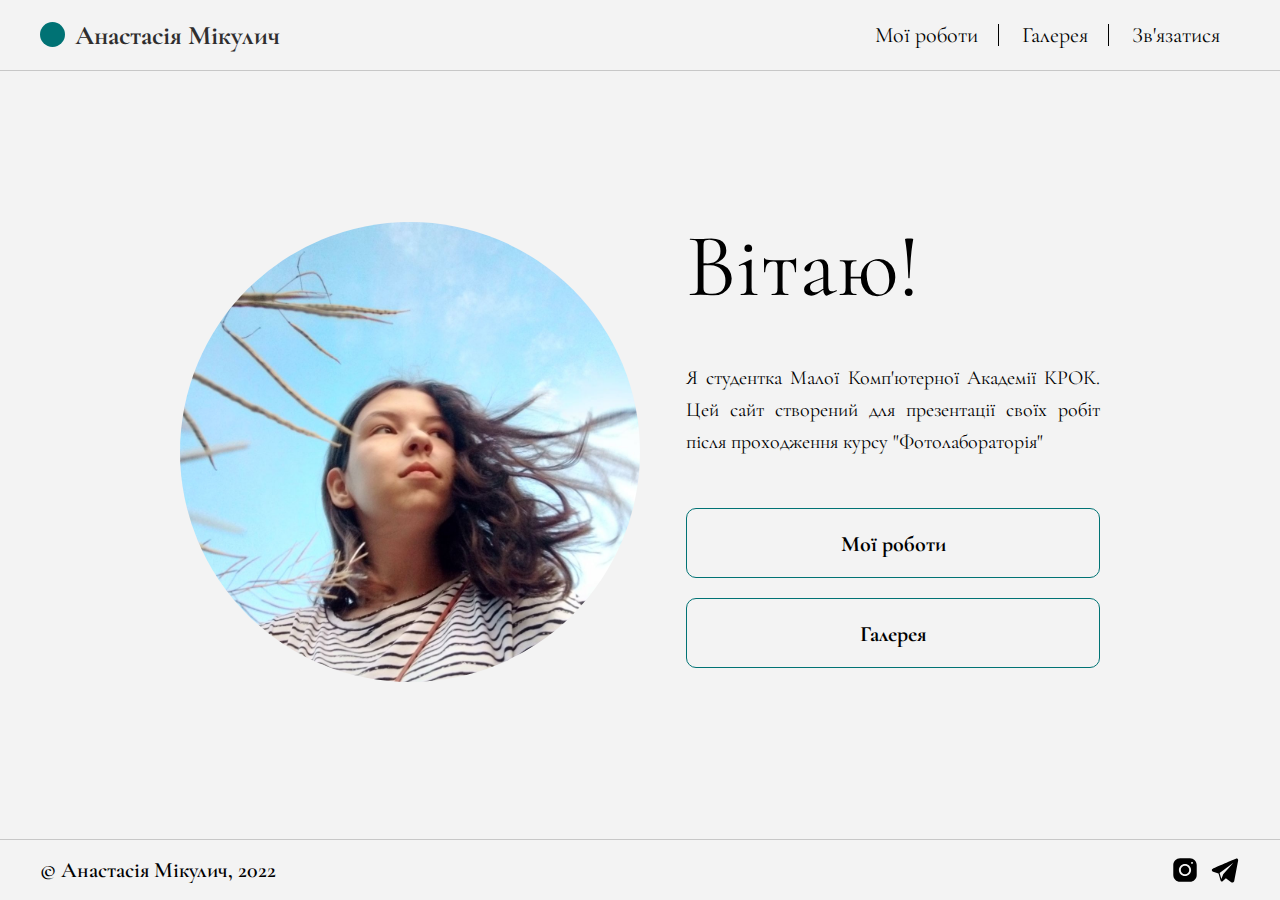
<file: index.html>
<!DOCTYPE html>
<html>

<head>
    <meta charset="UTF-8">
    <meta http-equiv="X-UA-Compatible" content="IE=edge">
    <meta name="viewport" content="width=device-width, initial-scale=1.0">
    <meta name="color-scheme" content="only light">
    <title>Portfolio - Anastasiia Mikulych</title>
    <link rel="stylesheet" href="styles/css/reset.css">
    <link rel="stylesheet" href="styles/css/style.css">
    <link rel="preconnect" href="https://fonts.googleapis.com">
    <link rel="preconnect" href="https://fonts.gstatic.com" crossorigin>
    <link href="https://fonts.googleapis.com/css2?family=Cormorant+Garamond:wght@400;600;700&display=swap"
        rel="stylesheet">
    <link href="https://fonts.googleapis.com/css2?family=Forum&family=Inter:wght@400;700&display=swap" rel="stylesheet">
</head>

<body>

    <header class="header">
        <div class="container">

            <nav class="navbar">

                <h1 class="header__logo-name">
                    <a href="index.html">
                        Анастасія Мікулич
                    </a>
                </h1>

                <ul class="menu">
                    <li class="menu__item">
                        <a href="myworks-page.html" class="menu__link">Мої роботи</a>
                    </li>

                    <li class="menu__item">
                        <a href="gallery.html" class="menu__link">Галерея</a>
                    </li>

                    <li class="menu__item">
                        <a href="contacts.html" class="menu__link">Зв'язатися</a>
                    </li>
                </ul>

                <div class="hamburger-menu">
                    <span class="line"></span>
                    <span class="line"></span>
                    <span class="line"></span>
                </div>

            </nav>
        </div>
    </header>
    <main class="intro">
        <div class="main-container">
            <div class="intro-inner">
                <div class="intro__img-container">
                    <img class="intro__img" src="img/avatar.jpg" alt="photo">
                </div>
                <div class="intro__bio">
                    <div class="intro__hi">
                        Вітаю!
                    </div>
                    <p class="intro__description">Я студентка Малої Комп'ютерної Академії КРОК. Цей сайт створений для презентації своїх робіт після проходження курсу "Фотолабораторія"</p>
                    <div class="intro__buttons-container">
                        <a href="myworks-page.html" class="intro__link-button">Мої роботи</a>
                        <a href="gallery.html" class="intro__link-button">Галерея</a>
                    </div>
                </div>
            </div>
        </div>
    </main>

    <footer class="footer">
        <div class="container">
            <div class="footer-inner">
                <div class="footer-block">
                    <p class="footer-block__info">
                        &copy Анастасія Мікулич, 2022
                    </p>
                </div>
                <div class="footer-block">
                    <ul class="footer-block__icons">
                        <li class="footer-block__icon">
                            <a target="_blank" href="https://www.instagram.com/___mika_15">
                                <svg xmlns="http://www.w3.org/2000/svg" x="0px" y="0px" viewBox="0 0 64 64"
                                style="fill:#000;"><g fill="#000">
                                <path d="M 21.580078 7 C 13.541078 7 7 13.544938 7 21.585938 L 7 42.417969 C 7 50.457969 13.544938 57 21.585938 57 L 42.417969 57 C 50.457969 57 57 50.455062 57 42.414062 L 57 21.580078 C 57 13.541078 50.455062 7 42.414062 7 L 21.580078 7 z M 47 15 C 48.104 15 49 15.896 49 17 C 49 18.104 48.104 19 47 19 C 45.896 19 45 18.104 45 17 C 45 15.896 45.896 15 47 15 z M 32 19 C 39.17 19 45 24.83 45 32 C 45 39.17 39.169 45 32 45 C 24.83 45 19 39.169 19 32 C 19 24.831 24.83 19 32 19 z M 32 23 C 27.029 23 23 27.029 23 32 C 23 36.971 27.029 41 32 41 C 36.971 41 41 36.971 41 32 C 41 27.029 36.971 23 32 23 z"></path></g>
                                </svg>
                            </a>
                        </li>
                        <li class="footer-block__icon">
                            <a target="_blank" href="https://t.me/mika_13240">
                                <svg xmlns="http://www.w3.org/2000/svg" x="0px" y="0px" viewBox="0,0,256,256"
                                style="fill:#FFFFFF;">
                                <g fill="#000000" fill-rule="nonzero" stroke="none" stroke-width="1" stroke-linecap="butt" stroke-linejoin="miter" stroke-miterlimit="10" stroke-dasharray="" stroke-dashoffset="0" font-family="none" font-weight="none" font-size="none" text-anchor="none" style="mix-blend-mode: normal"><g transform="scale(5.12,5.12)"><path d="M46.137,6.552c-0.75,-0.636 -1.928,-0.727 -3.146,-0.238h-0.002c-1.281,0.514 -36.261,15.518 -37.685,16.131c-0.259,0.09 -2.521,0.934 -2.288,2.814c0.208,1.695 2.026,2.397 2.248,2.478l8.893,3.045c0.59,1.964 2.765,9.21 3.246,10.758c0.3,0.965 0.789,2.233 1.646,2.494c0.752,0.29 1.5,0.025 1.984,-0.355l5.437,-5.043l8.777,6.845l0.209,0.125c0.596,0.264 1.167,0.396 1.712,0.396c0.421,0 0.825,-0.079 1.211,-0.237c1.315,-0.54 1.841,-1.793 1.896,-1.935l6.556,-34.077c0.4,-1.82 -0.156,-2.746 -0.694,-3.201zM22,32l-3,8l-3,-10l23,-17z"></path></g></g>
                                </svg>
                            </a>
                        </li>
                    </ul>
                </div>
            </div>
        </div>
    </footer>

    
    <script src="js/hamburger-menu.js"></script>
</body>

</html>
</file>
<file: styles/css/style.css>
.form__submit-button, .intro__link-button {
  background-color: transparent;
  text-align: center;
  border: 1px solid #007274;
  color: #000;
  font-weight: 700;
  font-size: 22px;
  border-radius: 10px;
  -webkit-transition: 0.3s;
  transition: 0.3s;
  cursor: pointer;
}
.form__submit-button:hover, .intro__link-button:hover {
  background-color: #007274;
  color: #fff;
  opacity: 0.7;
}

body {
  color: #000;
  background: rgb(243, 243, 243);
  font-family: "Cormorant Garamond", serif;
  display: -webkit-box;
  display: -ms-flexbox;
  display: flex;
  -webkit-box-orient: vertical;
  -webkit-box-direction: normal;
      -ms-flex-direction: column;
          flex-direction: column;
}

.container {
  max-width: 1400px;
  margin: 0 auto;
  padding: 0 40px;
}
@media (max-width: 576px) {
  .container {
    padding: 0 25px;
  }
}
@media (min-width: 1440px) {
  .container {
    max-width: 1600px;
  }
}

main {
  -webkit-box-flex: 1;
      -ms-flex: 1 0 auto;
          flex: 1 0 auto;
}

.main-container {
  max-width: 1000px;
  margin: 80px auto;
  padding: 0 40px;
}
@media (max-width: 576px) {
  .main-container {
    padding: 0 25px;
  }
}
@media (max-width: 992px) {
  .main-container {
    max-width: 800px;
  }
}
@media (max-width: 768px) {
  .main-container {
    margin-top: 150px;
  }
}
@media (min-width: 1440px) {
  .main-container {
    max-width: 1200px;
  }
}

.header {
  border-bottom: 1px solid rgb(199, 199, 199);
  z-index: 50;
}
.header__logo-name {
  color: #2F2E2E;
  font-size: 27px;
  font-weight: 700;
}
.header__logo-name a {
  position: relative;
  padding-left: 35px;
}
.header__logo-name a::before {
  content: "";
  width: 25px;
  height: 25px;
  border-radius: 50px;
  background-color: #007274;
  position: absolute;
  left: 0;
}
@media (max-width: 768px) {
  .header {
    position: fixed;
    top: 0;
    width: 100%;
    background-color: rgb(243, 243, 243);
  }
}

.menu__item {
  display: inline-block;
  padding: 0 20px;
  border-right: 1px solid #000;
}
.menu__item:last-child {
  border: none;
}
.menu__link {
  font-size: 22px;
  color: #000;
  -webkit-transition: color 0.3s;
  transition: color 0.3s;
}
.menu__link:hover {
  color: #007274;
}
.menu__link--active {
  color: #007274 !important;
  cursor: auto;
}

.navbar {
  display: -webkit-box;
  display: -ms-flexbox;
  display: flex;
  -webkit-box-pack: justify;
      -ms-flex-pack: justify;
          justify-content: space-between;
  -webkit-box-align: center;
      -ms-flex-align: center;
          align-items: center;
  height: 70px;
}

.hamburger-menu {
  display: none;
  cursor: pointer;
}

.line {
  display: block;
  width: 30px;
  height: 4px;
  background-color: #007274;
  margin: 5px auto;
  border-radius: 30%;
}

@media (max-width: 768px) {
  .hamburger-menu {
    display: block;
  }
  .hamburger-menu.active .line:nth-child(2) {
    opacity: 0;
  }
  .hamburger-menu.active .line:nth-child(1) {
    -webkit-transform: translateY(8px) rotate(45deg);
            transform: translateY(8px) rotate(45deg);
  }
  .hamburger-menu.active .line:nth-child(3) {
    -webkit-transform: translateY(-8px) rotate(-45deg);
            transform: translateY(-8px) rotate(-45deg);
  }
  .menu {
    display: -webkit-box;
    display: -ms-flexbox;
    display: flex;
    position: fixed;
    right: -100%;
    top: 71px;
    gap: 0;
    -webkit-box-orient: vertical;
    -webkit-box-direction: normal;
        -ms-flex-direction: column;
            flex-direction: column;
    -webkit-box-pack: center;
        -ms-flex-pack: center;
            justify-content: center;
    background-color: rgba(243, 243, 243, 0.95);
    width: 100%;
    height: 100vh;
    text-align: center;
    -webkit-transition: 0.3s;
    transition: 0.3s;
  }
  .menu.active {
    right: 0;
  }
  .menu__item {
    margin: 25px 0;
    border-right: none;
  }
  .menu__link {
    font-size: 30px;
    font-weight: 600;
    -webkit-box-pack: center;
        -ms-flex-pack: center;
            justify-content: center;
  }
}
.intro {
  display: -webkit-box;
  display: -ms-flexbox;
  display: flex;
  -webkit-box-align: center;
      -ms-flex-align: center;
          align-items: center;
}
.intro-inner {
  display: -webkit-box;
  display: -ms-flexbox;
  display: flex;
  -webkit-box-pack: justify;
      -ms-flex-pack: justify;
          justify-content: space-between;
}
@media (max-width: 992px) {
  .intro-inner {
    display: block;
  }
}
.intro__img-container {
  -ms-flex-preferred-size: 50%;
      flex-basis: 50%;
  overflow: hidden;
}
@media (max-width: 992px) {
  .intro__img-container {
    max-width: 70%;
    margin: 0 auto;
  }
}
@media (max-width: 576px) {
  .intro__img-container {
    max-width: 80%;
  }
}
.intro__img {
  max-width: 100%;
  -o-object-fit: cover;
     object-fit: cover;
  aspect-ratio: 1/1;
  border-radius: 50%;
}
.intro__bio {
  -ms-flex-preferred-size: 45%;
      flex-basis: 45%;
}
.intro__hi {
  font-size: 90px;
  margin-bottom: 50px;
}
@media (max-width: 992px) {
  .intro__hi {
    display: none;
  }
}
.intro__description {
  line-height: 1.6em;
  font-size: clamp(17px, 1vw + 0.75rem, 20px);
  text-align: justify;
  margin: 50px 0px;
}
@media (max-width: 992px) {
  .intro__buttons-container {
    display: -webkit-box;
    display: -ms-flexbox;
    display: flex;
    -webkit-box-pack: justify;
        -ms-flex-pack: justify;
            justify-content: space-between;
    gap: 5px;
  }
}
@media (max-width: 576px) {
  .intro__buttons-container {
    display: block;
  }
}
.intro__link-button {
  display: block;
  margin-bottom: 20px;
  max-width: 100%;
  height: 70px;
  line-height: 70px;
}
@media (max-width: 992px) {
  .intro__link-button {
    -ms-flex-preferred-size: 50%;
        flex-basis: 50%;
  }
}

.title {
  font-weight: bold;
  font-size: clamp(35px, 4vw + 1.25rem, 45px);
  text-align: center;
  margin-bottom: 40px;
}

.topic {
  margin: 80px 0;
}
.topic__title {
  font-weight: bold;
  font-size: clamp(25px, 2vw + 1.5rem, 35px);
  text-align: center;
  margin-bottom: 30px;
}
.topic__text {
  line-height: 1.6em;
  text-align: justify;
  font-size: clamp(17px, 1vw + 0.75rem, 20px);
  margin-bottom: 30px;
}

.swiper {
  position: relative;
  padding: 0 10px;
}
.swiper-wrapper {
  padding: 50px 0;
}
.swiper-slide {
  text-align: center;
  -webkit-transition: -webkit-transform 0.3s;
  transition: -webkit-transform 0.3s;
  transition: transform 0.3s;
  transition: transform 0.3s, -webkit-transform 0.3s;
}
@media (min-width: 768px) {
  .swiper-slide {
    opacity: 0.5;
  }
}
.swiper-slide__img {
  max-width: 95%;
  -o-object-position: center;
     object-position: center;
  aspect-ratio: 1/1;
  -o-object-fit: cover;
     object-fit: cover;
  background: transparent;
}
@media (max-width: 768px) {
  .swiper-slide__img {
    max-width: 90%;
    max-height: 100%;
  }
}
.swiper-slide__img--scale {
  aspect-ratio: 4/3;
}
@media (min-width: 768px) {
  .swiper-slide-active {
    -webkit-transform: scale(1.2);
            transform: scale(1.2);
    opacity: 1;
    -webkit-transition: -webkit-transform 0.3s;
    transition: -webkit-transform 0.3s;
    transition: transform 0.3s;
    transition: transform 0.3s, -webkit-transform 0.3s;
  }
}
.swiper-slide-next, .swiper-slide-prev {
  cursor: pointer;
}
@media (max-width: 768px) {
  .swiper-slide-next, .swiper-slide-prev {
    cursor: auto;
  }
}
.swiper-button-prev::after, .swiper-button-next::after {
  color: #007274;
  font-size: 30px;
}
.swiper-button-prev, .swiper-button-next {
  position: absolute;
  background-color: rgb(243, 243, 243);
  border-radius: 50%;
  width: 50px;
  height: 50px;
  -webkit-box-shadow: 0 3px 5px #535353;
          box-shadow: 0 3px 5px #535353;
}
@media (min-width: 768px) {
  .swiper-button-prev, .swiper-button-next {
    display: none;
  }
}

.gallery__description {
  text-align: center;
  line-height: 1.6em;
  font-size: clamp(18px, 1vw + 1rem, 22px);
  margin: 15px 0;
}
.gallery__grid {
  display: -ms-grid;
  display: grid;
  -ms-grid-columns: auto 15px auto 15px auto;
  grid-template-columns: auto auto auto;
  gap: 15px;
  margin-top: 50px;
}
@media (max-width: 576px) {
  .gallery__grid {
    -ms-grid-columns: auto auto;
    grid-template-columns: auto auto;
  }
}
.gallery__img {
  cursor: pointer;
  max-width: 100%;
  -o-object-fit: cover;
     object-fit: cover;
  aspect-ratio: 1/1;
  overflow: hidden;
}

.pop-up {
  z-index: 150;
  position: fixed;
  top: 0;
  left: 0;
  width: 100%;
  height: 100%;
  background-color: rgba(0, 0, 0, 0.9);
  display: none;
}
.pop-up__img {
  max-height: 80%;
  max-width: 80%;
  position: absolute;
  top: 50%;
  left: 50%;
  -webkit-transform: translate(-50%, -50%);
          transform: translate(-50%, -50%);
}
.pop-up__back-button {
  position: fixed;
  top: 6%;
  right: 3%;
  color: #fff;
  font-size: 80px;
  line-height: 0;
  cursor: pointer;
}

.contacts {
  display: -webkit-box;
  display: -ms-flexbox;
  display: flex;
  -webkit-box-align: center;
      -ms-flex-align: center;
          align-items: center;
}
.contacts-inner {
  display: -webkit-box;
  display: -ms-flexbox;
  display: flex;
  -webkit-box-pack: justify;
      -ms-flex-pack: justify;
          justify-content: space-between;
}
@media (max-width: 992px) {
  .contacts-inner {
    display: block;
  }
}
.contacts__info {
  -webkit-box-flex: 0;
      -ms-flex: 0 1 40%;
          flex: 0 1 40%;
  text-align: left;
}
.contacts__title {
  text-align: left;
}
@media (max-width: 992px) {
  .contacts__title {
    text-align: center;
  }
}
.contacts__description {
  font-size: clamp(17px, 1vw + 1rem, 20px);
  line-height: 1.2em;
  text-align: justify;
}

.form {
  -webkit-box-flex: 0;
      -ms-flex: 0 1 50%;
          flex: 0 1 50%;
}
@media (max-width: 992px) {
  .form {
    margin: 50px auto;
    max-width: 600px;
  }
}
.form__default-input-style {
  padding: 10px;
  background-color: transparent;
  border: 1px solid #000;
  border-radius: 5px;
  font-size: 20px;
  margin-bottom: 35px;
}
.form__default-input-style:hover {
  border: 2px solid #000;
  margin-bottom: 34px;
  margin-top: -1px;
}
.form__default-input-style:focus {
  border: 2px solid #007274;
  margin-bottom: 34px;
  margin-top: -1px;
}
@media (max-width: 425px) {
  .form__default-input-style {
    margin-bottom: 25px;
  }
  .form__default-input-style:hover {
    margin-bottom: 24px;
  }
  .form__default-input-style:focus {
    margin-bottom: 24px;
  }
}
.form__flex-container {
  display: -webkit-box;
  display: -ms-flexbox;
  display: flex;
  -webkit-box-pack: justify;
      -ms-flex-pack: justify;
          justify-content: space-between;
  gap: 2%;
}
@media (max-width: 576px) {
  .form__flex-container {
    -ms-flex-wrap: wrap;
        flex-wrap: wrap;
  }
}
.form__input-container {
  position: relative;
  -ms-flex-preferred-size: 48%;
      flex-basis: 48%;
}
@media (max-width: 425px) {
  .form__input-container {
    -ms-flex-preferred-size: 100%;
        flex-basis: 100%;
  }
}
.form__textarea-container {
  -ms-flex-preferred-size: 70%;
      flex-basis: 70%;
}
@media (max-width: 576px) {
  .form__textarea-container {
    -ms-flex-preferred-size: 100%;
        flex-basis: 100%;
  }
}
.form__first-name, .form__last-name {
  width: 100%;
}
.form__email {
  width: 100%;
}
.form__message {
  resize: none;
  height: 150px;
  width: 100%;
  font-size: 18px;
  margin-bottom: 0;
}
.form__message:hover {
  margin: 0;
}
.form__message:focus {
  margin: 0;
}
.form__label {
  position: absolute;
  top: 0;
  left: 0;
  padding: 10px;
  font-size: 20px;
  cursor: text;
}
.form__submit-button {
  max-height: 100%;
  padding: 20px 25px;
  border-width: 2px;
  border-radius: 5px;
}
@media (max-width: 576px) {
  .form__submit-button {
    -ms-flex-preferred-size: 100%;
        flex-basis: 100%;
    margin-top: 35px;
  }
}

.form__default-input-style:focus ~ .form__label,
.form__default-input-style:valid ~ .form__label,
.form__email.filled ~ .form__label {
  top: -25px;
  font-size: clamp(16px, 1vw + 0.75rem, 18px);
  background-color: rgb(243, 243, 243);
  padding: 0;
  -webkit-transition: 0.5s;
  transition: 0.5s;
}
@media (max-width: 576px) {
  .form__default-input-style:focus ~ .form__label,
  .form__default-input-style:valid ~ .form__label,
  .form__email.filled ~ .form__label {
    top: -20px;
  }
}

.error ._req {
  border: 1px solid #ff5353;
}
.error ._req:focus, .error ._req:hover {
  border: 2px solid #ff5353;
}
.error label {
  color: #ff5353;
}

.footer {
  border-top: 1px solid rgb(199, 199, 199);
  padding: 15px 0;
}
.footer-inner {
  display: -webkit-box;
  display: -ms-flexbox;
  display: flex;
  -webkit-box-pack: justify;
      -ms-flex-pack: justify;
          justify-content: space-between;
  -webkit-box-align: center;
      -ms-flex-align: center;
          align-items: center;
}
@media (max-width: 576px) {
  .footer-inner {
    -webkit-box-pack: center;
        -ms-flex-pack: center;
            justify-content: center;
    -webkit-column-gap: 30px;
       -moz-column-gap: 30px;
            column-gap: 30px;
    row-gap: 20px;
    -ms-flex-wrap: wrap;
        flex-wrap: wrap;
  }
}
@media (max-width: 576px) {
  .footer-block:last-child {
    -ms-flex-preferred-size: 100%;
        flex-basis: 100%;
  }
  .footer-block:nth-child(1), .footer-block:nth-child(2) {
    -ms-flex-preferred-size: auto;
        flex-basis: auto;
  }
}
.footer-block__info {
  font-size: 22px;
  font-weight: 600;
}
.footer-block__icon {
  height: 30px;
  width: 30px;
}
.footer-block__icon:not(:last-child) {
  margin-right: 10px;
}
.footer-block__icon g {
  -webkit-transition: all 0.3s;
  transition: all 0.3s;
}
.footer-block__icon:hover svg g {
  fill: #007274;
}
@media (max-width: 576px) {
  .footer-block__icon {
    height: 30px;
    width: 30px;
    margin: 0 7px;
  }
}
.footer-block__icons {
  text-align: center;
  display: -webkit-box;
  display: -ms-flexbox;
  display: flex;
}

@media (max-width: 576px) {
  .icon-phone::before {
    background-image: url(../../img/icons/phone.svg);
  }
}
@media (min-width: 1440px) {
  .intro__description, .topic__text, .contacts__description, .form__submit-button, .intro__link-button, .footer-block__title, .menu__link {
    font-size: 25px;
  }
  .title {
    font-size: 50px;
  }
  .topic__title {
    font-size: 40px;
  }
  .footer-block__text {
    font-size: 22px;
  }
  .header__logo-name {
    font-size: 30px;
  }
}
</file>
